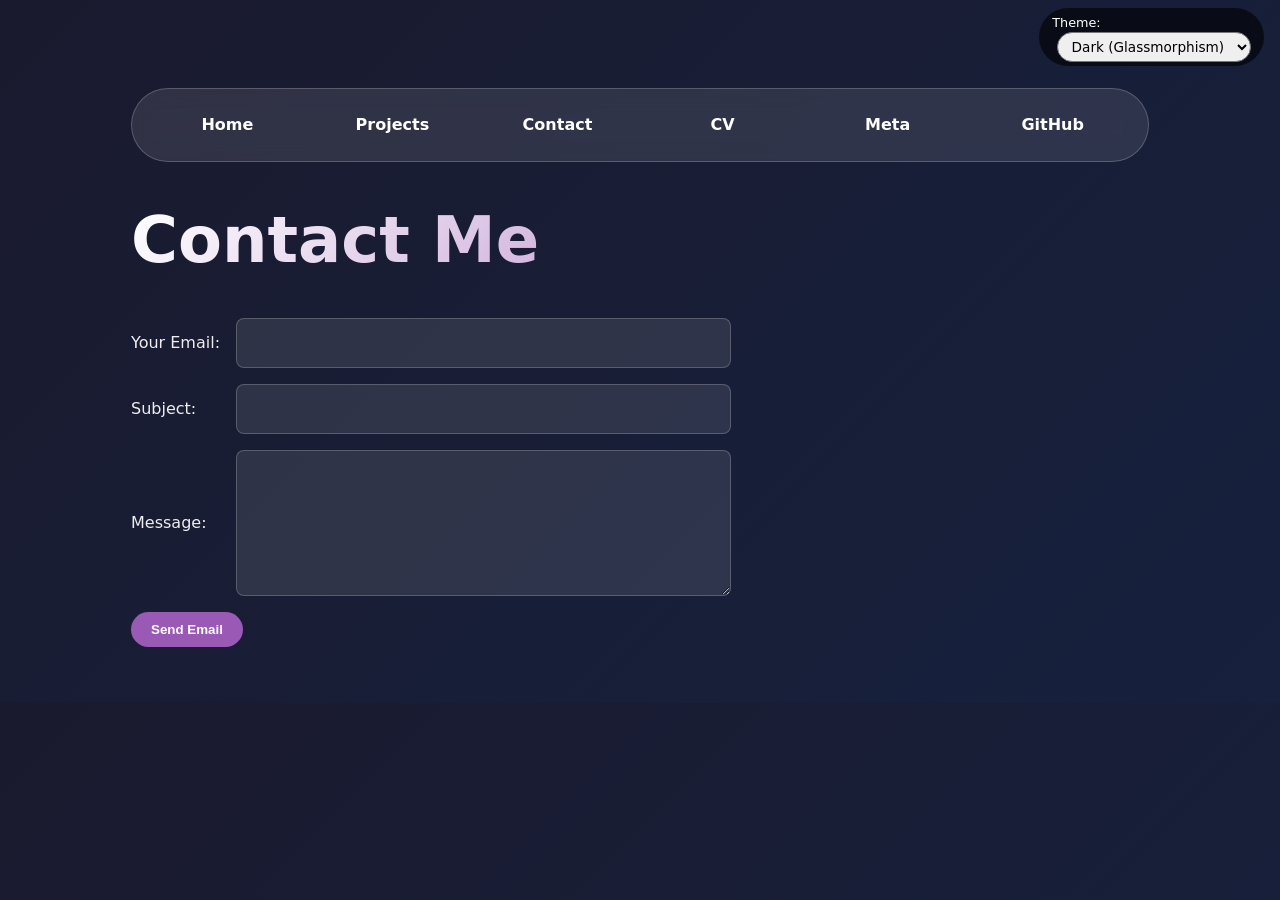
<file: contact/index.html>
<!DOCTYPE html>
<html lang="en">
<head>
    <meta charset="UTF-8">
    <meta name="viewport" content="width=device-width, initial-scale=1.0">
    <title>Isabella Jiang: Contact</title>
    <link rel="stylesheet" href="../style.css">
    <script type="module" src="../global.js"></script>
</head>
<body>
    
    <h1>Contact Me</h1>
    
    <form action="mailto:izjiang@ucsd.edu">
        <label>
            Your Email:
            <input type="email" name="email">
        </label>
        
        <label>
            Subject:
            <input type="text" name="subject">
        </label>
        
        <label>
            Message:
            <textarea name="body" rows="5"></textarea>
        </label>
        
        <button>Send Email</button>
    </form>
</body>
</html>
</file>
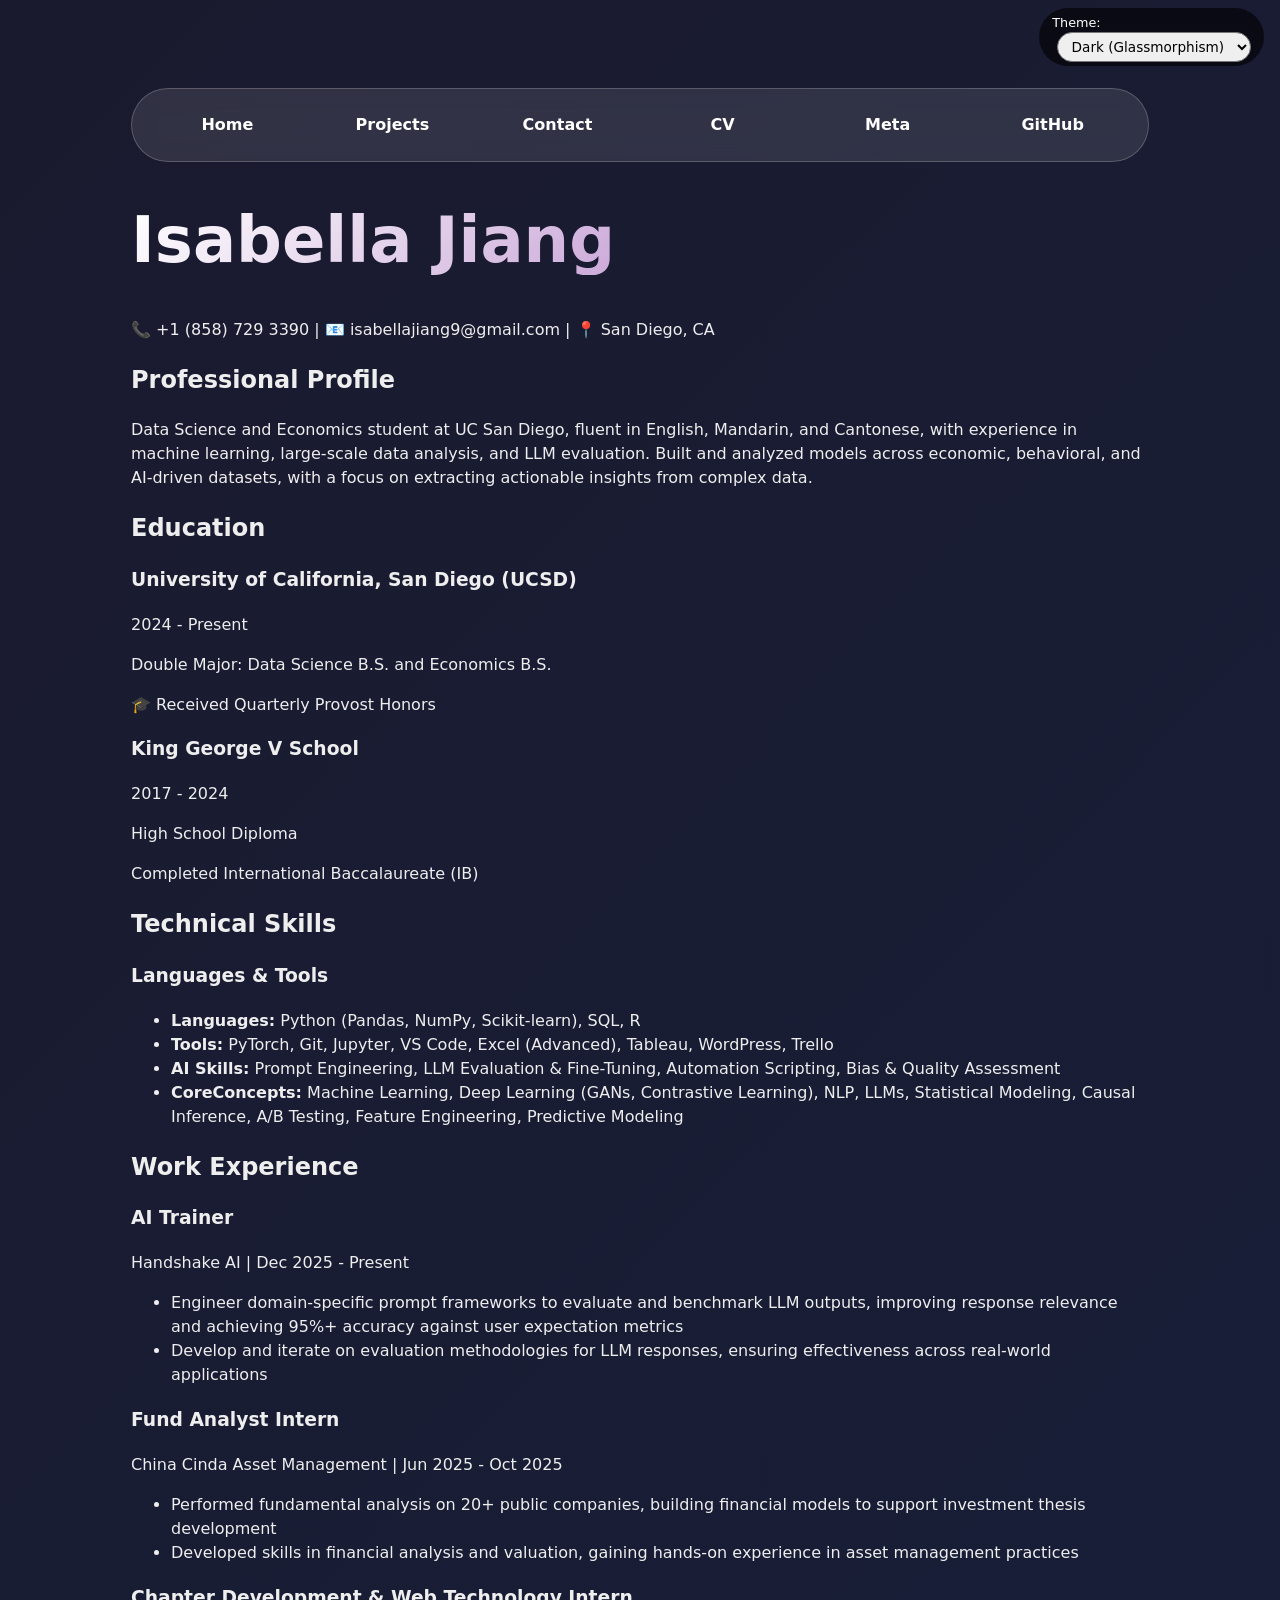
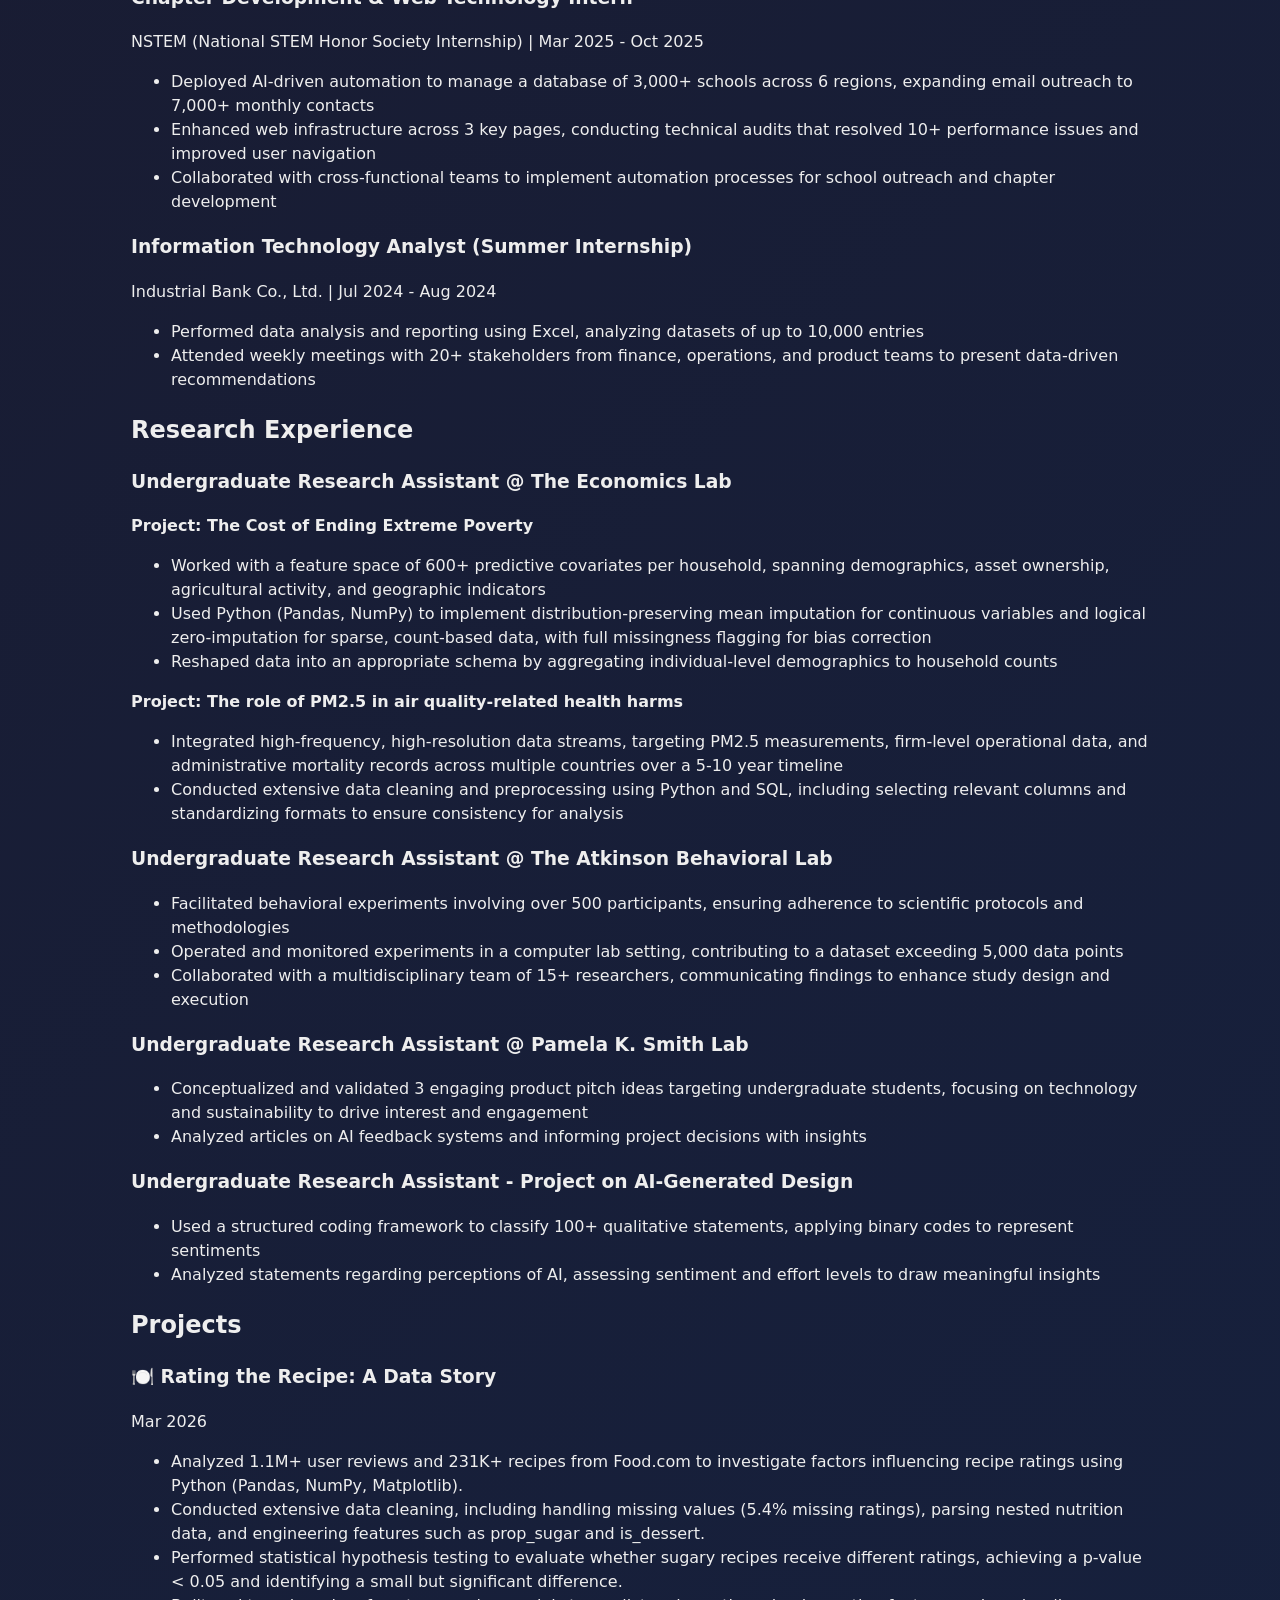
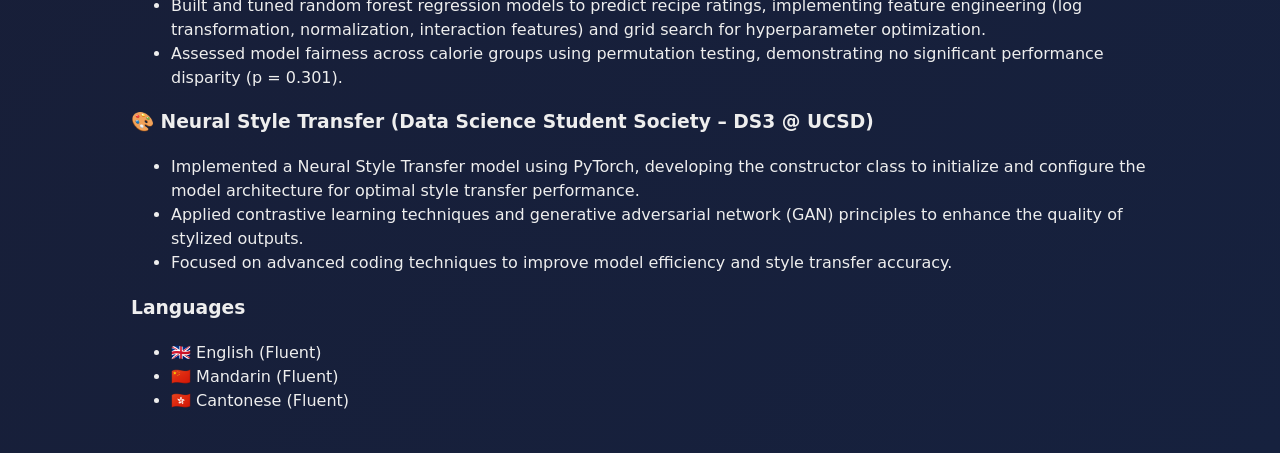
<file: resume.html>
<!DOCTYPE html>
<html lang="en">
<head>
    <meta charset="UTF-8">
    <meta name="viewport" content="width=device-width, initial-scale=1.0">
    <title>Isabella Jiang: CV/Resume</title>
    <link rel="stylesheet" href="style.css">
    <script type="module" src="global.js"></script>
</head>
<body>
    
    <h1>Isabella Jiang</h1>
    
    <!-- Contact Info -->
    <div class="contact-info">
        <p>📞 +1 (858) 729 3390 | 📧 isabellajiang9@gmail.com | 📍 San Diego, CA</p>
    </div>
    
    <!-- Summary/Profile -->
    <section>
        <h2>Professional Profile</h2>
        <p>Data Science and Economics student at UC San Diego, fluent in English, Mandarin, and Cantonese, with experience in machine learning, large-scale data analysis, and LLM evaluation. Built and analyzed models across economic, behavioral, and AI-driven datasets, with a focus on extracting actionable insights from complex data.
        </p>
    </section>
    
        
    <!-- Education -->
    <section>
        <h2>Education</h2>
        
        <article>
            <h3>University of California, San Diego (UCSD)</h3>
            <p><time datetime="2024">2024</time> - Present</p>
            <p>Double Major: Data Science B.S. and Economics B.S.</p>
            <p>🎓 Received Quarterly Provost Honors</p>
        </article>
        
        <article>
            <h3>King George V School</h3>
            <p><time datetime="2017">2017</time> - <time datetime="2024">2024</time></p>
            <p>High School Diploma</p>
            <p>Completed International Baccalaureate (IB)</p>
        </article>
    </section>
    
    <!-- Technical Skills -->
    <section>
        <h2>Technical Skills</h2>
        
        <article>
            <h3>Languages & Tools</h3>
            <ul>
                <li><strong>Languages:</strong> Python (Pandas, NumPy, Scikit-learn), SQL, R</li>
                <li><strong>Tools:</strong> PyTorch, Git, Jupyter, VS Code, Excel (Advanced), Tableau, WordPress, Trello</li>
                <li><strong>AI Skills:</strong> Prompt Engineering, LLM Evaluation & Fine-Tuning, Automation Scripting, Bias & Quality Assessment </li>
                <li><strong>CoreConcepts:</strong> Machine Learning, Deep Learning (GANs, Contrastive Learning), NLP, LLMs, Statistical Modeling, Causal Inference, A/B Testing, Feature Engineering, Predictive Modeling</li>
            </ul>
        </article>
    </section>

    <!-- Work Experience -->
    <section>
        <h2>Work Experience</h2>
        
        <article>
            <header>
                <h3>AI Trainer</h3>
                <p class="company">Handshake AI | <time datetime="2025-12">Dec 2025</time> - Present</p>
            </header>
            <ul>
                <li>Engineer domain-specific prompt frameworks to evaluate and benchmark LLM outputs, improving response relevance and achieving 95%+ accuracy against user expectation metrics</li>
                <li>Develop and iterate on evaluation methodologies for LLM responses, ensuring effectiveness across real-world applications</li>
            </ul>
        </article>
        
        <article>
            <header>
                <h3>Fund Analyst Intern</h3>
                <p class="company">China Cinda Asset Management | <time datetime="2025-06">Jun 2025</time> - <time datetime="2025-10">Oct 2025</time></p>
            </header>
            <ul>
                <li>Performed fundamental analysis on 20+ public companies, building financial models to support investment thesis development</li>
                <li>Developed skills in financial analysis and valuation, gaining hands-on experience in asset management practices</li>
            </ul>
        </article>
        
        <article>
            <header>
                <h3>Chapter Development & Web Technology Intern</h3>
                <p class="company">NSTEM (National STEM Honor Society Internship) | <time datetime="2025-03">Mar 2025</time> - <time datetime="2025-10">Oct 2025</time></p>
            </header>
            <ul>
                <li>Deployed AI-driven automation to manage a database of 3,000+ schools across 6 regions, expanding email outreach to 7,000+ monthly contacts</li>
                <li>Enhanced web infrastructure across 3 key pages, conducting technical audits that resolved 10+ performance issues and improved user navigation</li>
                <li>Collaborated with cross-functional teams to implement automation processes for school outreach and chapter development</li>
            </ul>
        </article>
        
        <article>
            <header>
                <h3>Information Technology Analyst (Summer Internship)</h3>
                <p class="company">Industrial Bank Co., Ltd. | <time datetime="2024-07">Jul 2024</time> - <time datetime="2024-08">Aug 2024</time></p>
            </header>
            <ul>
                <li>Performed data analysis and reporting using Excel, analyzing datasets of up to 10,000 entries</li>
                <li>Attended weekly meetings with 20+ stakeholders from finance, operations, and product teams to present data-driven recommendations</li>
            </ul>
        </article>
    </section>
    
    <!-- Research Experience -->
    <section>
        <h2>Research Experience</h2>
        
        <article>
            <h3>Undergraduate Research Assistant @ The Economics Lab</h3>
            <p><strong>Project: The Cost of Ending Extreme Poverty</strong></p>
            <ul>
                <li>Worked with a feature space of 600+ predictive covariates per household, spanning demographics, asset ownership, agricultural activity, and geographic indicators</li>
                <li>Used Python (Pandas, NumPy) to implement distribution-preserving mean imputation for continuous variables and logical zero-imputation for sparse, count-based data, with full missingness flagging for bias correction</li>
                <li>Reshaped data into an appropriate schema by aggregating individual-level demographics to household counts</li>
            </ul>
            <p><strong>Project: The role of PM2.5 in air quality-related health harms</strong></p>
            <ul>
                <li>Integrated high-frequency, high-resolution data streams, targeting PM2.5 measurements, firm-level operational data, and administrative mortality records across multiple countries over a 5-10 year timeline</li>
                <li>Conducted extensive data cleaning and preprocessing using Python and SQL, including selecting relevant columns and standardizing formats to ensure consistency for analysis</li>
            </ul>
        </article>
        
        <article>
            <h3>Undergraduate Research Assistant @ The Atkinson Behavioral Lab</h3>
            <ul>
                <li>Facilitated behavioral experiments involving over 500 participants, ensuring adherence to scientific protocols and methodologies</li>
                <li>Operated and monitored experiments in a computer lab setting, contributing to a dataset exceeding 5,000 data points</li>
                <li>Collaborated with a multidisciplinary team of 15+ researchers, communicating findings to enhance study design and execution</li>
            </ul>
        </article>
        
        <article>
            <h3>Undergraduate Research Assistant @ Pamela K. Smith Lab</h3>
            <ul>
                <li>Conceptualized and validated 3 engaging product pitch ideas targeting undergraduate students, focusing on technology and sustainability to drive interest and engagement</li>
                <li>Analyzed articles on AI feedback systems and informing project decisions with insights</li>
            </ul>
        </article>
        
        <article>
            <h3>Undergraduate Research Assistant - Project on AI-Generated Design</h3>
            <ul>
                <li>Used a structured coding framework to classify 100+ qualitative statements, applying binary codes to represent sentiments</li>
                <li>Analyzed statements regarding perceptions of AI, assessing sentiment and effort levels to draw meaningful insights</li>
            </ul>
        </article>
    </section>
    
    <!-- Projects -->
    <section>
        <h2>Projects</h2>
        
        <article>
            <div class="project-title">
                <h3>🍽️ Rating the Recipe: A Data Story</h3>
                <span class="project-date">Mar 2026</span>
            </div>
            <ul>
                <li>Analyzed 1.1M+ user reviews and 231K+ recipes from Food.com to investigate factors influencing recipe ratings using Python (Pandas, NumPy, Matplotlib).</li>
                <li>Conducted extensive data cleaning, including handling missing values (5.4% missing ratings), parsing nested nutrition data, and engineering features such as prop_sugar and is_dessert.</li>
                <li>Performed statistical hypothesis testing to evaluate whether sugary recipes receive different ratings, achieving a p-value &lt; 0.05 and identifying a small but significant difference.</li>
                <li>Built and tuned random forest regression models to predict recipe ratings, implementing feature engineering (log transformation, normalization, interaction features) and grid search for hyperparameter optimization.</li>
                <li>Assessed model fairness across calorie groups using permutation testing, demonstrating no significant performance disparity (p = 0.301).</li>
            </ul>
        </article>
        
        <article>
            <h3>🎨 Neural Style Transfer (Data Science Student Society – DS3 @ UCSD)</h3>
            <ul>
                <li>Implemented a Neural Style Transfer model using PyTorch, developing the constructor class to initialize and configure the model architecture for optimal style transfer performance.</li>
                <li>Applied contrastive learning techniques and generative adversarial network (GAN) principles to enhance the quality of stylized outputs.</li>
                <li>Focused on advanced coding techniques to improve model efficiency and style transfer accuracy.</li>
            </ul>
        </article>
    </section>
    
    <!-- Additional Skills & Languages -->
        <article>
            <h3>Languages</h3>
            <ul>
                <li>🇬🇧 English (Fluent)</li>
                <li>🇨🇳 Mandarin (Fluent)</li>
                <li>🇭🇰 Cantonese (Fluent)</li>
            </ul>
        </article>
    </section>
</body>
</html>
</file>
<file: style.css>
:root {
    --color-accent: #9b59b6;
}

html {
    accent-color: var(--color-accent);
}

body {
    font: 100%/1.5 system-ui;
    max-width: 100ch;
    margin-inline: auto;
    padding: 1em;
    padding-top: 5rem;
}

nav {
    display: flex;
    margin-bottom: 2rem;
    border-radius: 60px;
    padding: 0.8rem;
}

nav a {
    flex: 1;
    text-decoration: none;
    text-align: center;
    padding: 0.7em;
    border-radius: 40px;
    transition: all 0.3s;
}

.color-scheme {
    position: fixed;
    top: 0.5rem;
    right: 1rem;
    z-index: 1000;
    font-size: 80%;
    font-family: inherit;
    padding: 0.3rem 0.8rem;
    border-radius: 30px;
    backdrop-filter: blur(8px);
}

.color-scheme select {
    padding: 0.3rem 0.6rem;
    border-radius: 20px;
    cursor: pointer;
    font: inherit;
    font-size: 0.85rem;
    margin-left: 0.3rem;
}

:root[data-theme="dark"] body {
    background: linear-gradient(135deg, #1a1a2e, #16213e);
    color: #eee;
}

:root[data-theme="dark"] nav {
    background: rgba(255, 255, 255, 0.1);
    backdrop-filter: blur(10px);
    border: 1px solid rgba(255, 255, 255, 0.2);
}

:root[data-theme="dark"] h1 {
    font-size: 400%;
    line-height: 1.1;
    text-wrap: balance;
    background: linear-gradient(135deg, #ffffff, var(--color-accent));
    background-clip: text;
    -webkit-background-clip: text;
    color: transparent;
}

:root[data-theme="dark"] nav a {
    color: white;
    font-weight: 600;
}

:root[data-theme="dark"] nav a.current {
    background: var(--color-accent);
}

:root[data-theme="dark"] nav a:hover {
    background: rgba(255, 255, 255, 0.2);
}

:root[data-theme="dark"] .color-scheme {
    background: rgba(0, 0, 0, 0.6);
    color: white;
}

:root[data-theme="light"] body {
    background: linear-gradient(135deg, #f3e5f5, #e1bee7);
    color: #4a148c;
}

:root[data-theme="light"] nav {
    background: rgba(255, 255, 255, 0.9);
    border: 1px solid rgba(156, 39, 176, 0.2);
}

:root[data-theme="light"] h1 {
    font-size: 400%;
    line-height: 1.1;
    text-wrap: balance;
    background: linear-gradient(135deg, #4a148c, #9c27b0);
    background-clip: text;
    -webkit-background-clip: text;
    color: transparent;
}

:root[data-theme="light"] nav a {
    color: #4a148c;
}

:root[data-theme="light"] nav a.current {
    background: #9c27b0;
    color: white;
}

:root[data-theme="light"] nav a:hover {
    background: rgba(156, 39, 176, 0.1);
}

:root[data-theme="light"] .color-scheme {
    background: white;
    color: #4a148c;
}

@media (prefers-color-scheme: dark) {
    :root[data-theme="auto"] body {
        background: linear-gradient(135deg, #1a1a2e, #16213e);
        color: #eee;
    }

    :root[data-theme="auto"] nav {
        background: rgba(255, 255, 255, 0.1);
        backdrop-filter: blur(10px);
        border: 1px solid rgba(255, 255, 255, 0.2);
    }

    :root[data-theme="auto"] nav a {
        color: white;
        font-weight: 600;
    }

    :root[data-theme="auto"] nav a.current {
        background: var(--color-accent);
        box-shadow: 0 0 20px rgba(155, 89, 182, 0.5);
    }

    :root[data-theme="auto"] nav a:hover {
        background: rgba(255, 255, 255, 0.2);
        transform: scale(1.05);
    }

    :root[data-theme="auto"] .color-scheme {
        background: rgba(0, 0, 0, 0.6);
        border: 1px solid rgba(255, 255, 255, 0.2);
        color: white;
    }

    :root[data-theme="auto"] .color-scheme select {
        background: rgba(255, 255, 255, 0.1);
        color: white;
        border: 1px solid rgba(255, 255, 255, 0.2);
    }

    /* Projects page - no purple border on h2 */
    :root[data-theme="auto"] .projects article {
        background: rgba(255, 255, 255, 0.05);
        border: 1px solid rgba(255, 255, 255, 0.1);
    }

    :root[data-theme="auto"] .projects article:hover {
        background: rgba(255, 255, 255, 0.1);
        transform: translateY(-5px);
    }

    :root[data-theme="auto"] .projects p {
        color: #ccc;
    }

    :root[data-theme="auto"] .projects h2 {
        margin: 0 0 0.5rem 0;
        font-size: 1.3rem;
        border-left: none;
        padding-left: 0;
        color: white;
    }

    /* Gradient font for name */
    :root[data-theme="auto"] h1 {
        font-size: 400%;
        line-height: 1.1;
        text-wrap: balance;
        background: linear-gradient(135deg, #ffffff, var(--color-accent));
        background-clip: text;
        -webkit-background-clip: text;
        color: transparent;
    }

    /* CV page h2 - keep purple border only on CV page */
    :root[data-theme="auto"] .cv-container h2 {
        border-left: 4px solid var(--color-accent);
        padding-left: 10px;
        color: white;
    }

    /* Form styles */
    :root[data-theme="auto"] input,
    :root[data-theme="auto"] textarea {
        background: rgba(255, 255, 255, 0.1);
        border: 1px solid rgba(255, 255, 255, 0.2);
        color: white;
    }

    :root[data-theme="auto"] input:focus,
    :root[data-theme="auto"] textarea:focus {
        outline: none;
        border-color: var(--color-accent);
        box-shadow: 0 0 10px rgba(155, 89, 182, 0.3);
    }

    :root[data-theme="auto"] form button {
        background: var(--color-accent);
        color: white;
    }

    :root[data-theme="auto"] form button:hover {
        background: #8e44ad;
    }

    :root[data-theme="dark"] h1 {
    font-size: 400%;
    line-height: 1.1;
    text-wrap: balance;
    background: linear-gradient(135deg, #ffffff, var(--color-accent));
    background-clip: text;
    -webkit-background-clip: text;
    color: transparent;
}
}

@media (prefers-color-scheme: light) {
    :root[data-theme="auto"] body {
        background: linear-gradient(135deg, #f3e5f5, #e1bee7);
        color: #4a148c;
    }

    :root[data-theme="auto"] nav {
        background: rgba(255, 255, 255, 0.9);
        border: 1px solid rgba(156, 39, 176, 0.2);
        box-shadow: 0 4px 15px rgba(0, 0, 0, 0.05);
    }

    :root[data-theme="auto"] nav a {
        color: #4a148c;
        font-weight: 500;
    }

    :root[data-theme="auto"] nav a.current {
        background: #9c27b0;
        color: white;
        box-shadow: 0 2px 8px rgba(156, 39, 176, 0.3);
    }

    :root[data-theme="auto"] nav a:hover {
        background: rgba(156, 39, 176, 0.1);
        transform: scale(1.02);
    }

    :root[data-theme="auto"] .color-scheme {
        background: rgba(255, 255, 255, 0.9);
        border: 1px solid rgba(156, 39, 176, 0.3);
        color: #4a148c;
    }

    :root[data-theme="auto"] .color-scheme select {
        background: white;
        color: #4a148c;
        border: 1px solid #ce93d8;
    }

    /* Projects page - no purple border on h2 */
    :root[data-theme="auto"] .projects article {
        background: white;
        border: 1px solid rgba(156, 39, 176, 0.15);
        box-shadow: 0 2px 8px rgba(0, 0, 0, 0.05);
    }

    :root[data-theme="auto"] .projects article:hover {
        transform: translateY(-5px);
        box-shadow: 0 8px 20px rgba(0, 0, 0, 0.1);
    }

    :root[data-theme="auto"] .projects p {
        color: #555;
    }

    :root[data-theme="auto"] .projects h2 {
        margin: 0 0 0.5rem 0;
        font-size: 1.3rem;
        border-left: none;
        padding-left: 0;
        color: #4a148c;
    }

    /* Gradient font for name */
    :root[data-theme="auto"] h1 {
        font-size: 400%;
        line-height: 1.1;
        text-wrap: balance;
        background: linear-gradient(135deg, #4a148c, #9c27b0);
        background-clip: text;
        -webkit-background-clip: text;
        color: transparent;
    }

    /* CV page h2 - keep purple border only on CV page */
    :root[data-theme="auto"] .cv-container h2 {
        border-left: 4px solid #9c27b0;
        padding-left: 10px;
        color: #4a148c;
    }

    /* Form styles */
    :root[data-theme="auto"] input,
    :root[data-theme="auto"] textarea {
        background: white;
        border: 1px solid #ce93d8;
        color: #4a148c;
    }

    :root[data-theme="auto"] input:focus,
    :root[data-theme="auto"] textarea:focus {
        outline: none;
        border-color: #9c27b0;
        box-shadow: 0 0 0 3px rgba(156, 39, 176, 0.1);
    }

    :root[data-theme="auto"] form button {
        background: var(--color-accent);
        color: white;
    }

    :root[data-theme="auto"] form button:hover {
        background: #7b1fa2;
    }
}

form {
    display: grid;
    grid-template-columns: auto 1fr;
    gap: 1em;
    max-width: 600px;
    margin: 2em 0;
}

label {
    display: grid;
    grid-template-columns: subgrid;
    grid-column: 1 / -1;
    align-items: center;
}

input, textarea {
    width: 100%;
    padding: 0.75em;
    border-radius: 8px;
    transition: all 0.3s;
    box-sizing: border-box;
    font: inherit;
}

form button {
    background: var(--color-accent);
    color: white;
    border-radius: 40px;
    padding: 0.75em 1.5em;
    border: none;
    cursor: pointer;
    font-weight: bold;
    transition: all 0.3s;
    grid-column: 1 / -1;
    justify-self: start;
}

form button:hover {
    transform: scale(1.02);
}

:root[data-theme="dark"] form button:hover {
    background: #8e44ad;
}

:root[data-theme="light"] form button:hover {
    background: #7b1fa2;
}

:root[data-theme="dark"] input,
:root[data-theme="dark"] textarea {
    background: rgba(255, 255, 255, 0.1);
    border: 1px solid rgba(255, 255, 255, 0.2);
    color: white;
}

:root[data-theme="dark"] input:focus,
:root[data-theme="dark"] textarea:focus {
    outline: none;
    border-color: var(--color-accent);
    box-shadow: 0 0 10px rgba(155, 89, 182, 0.3);
}

:root[data-theme="light"] input,
:root[data-theme="light"] textarea {
    background: white;
    border: 1px solid #ce93d8;
    color: #4a148c;
}

:root[data-theme="light"] input:focus,
:root[data-theme="light"] textarea:focus {
    outline: none;
    border-color: #9c27b0;
    box-shadow: 0 0 0 3px rgba(156, 39, 176, 0.1);
}

:root[data-theme="light"] form button:hover {
    background: #7b1fa2;
}

.projects {
    display: grid;
    grid-template-columns: repeat(auto-fill, minmax(300px, 1fr));
    gap: 1.5rem;
    margin-top: 2rem;
}

.projects article {
    display: grid;
    grid-template-rows: subgrid;
    grid-row: span 3;
    border-radius: 16px;
    padding: 1rem;
    transition: all 0.3s;
}

.projects h2 {
    margin: 0 0 0.5rem 0;
    font-size: 1.3rem;
}

.projects img {
    width: 100%;
    height: auto;
    border-radius: 8px;
    margin-bottom: 0.5rem;
}

.projects p {
    margin: 0;
    line-height: 1.4;
}

:root[data-theme="dark"] .projects article {
    background: rgba(255, 255, 255, 0.05);
    border: 1px solid rgba(255, 255, 255, 0.1);
}

:root[data-theme="dark"] .projects article:hover {
    background: rgba(255, 255, 255, 0.1);
    transform: translateY(-5px);
}

:root[data-theme="dark"] .projects p {
    color: #ccc;
}

:root[data-theme="light"] .projects article {
    background: white;
    border: 1px solid rgba(156, 39, 176, 0.15);
    box-shadow: 0 2px 8px rgba(0, 0, 0, 0.05);
}

:root[data-theme="light"] .projects article:hover {
    transform: translateY(-5px);
    box-shadow: 0 8px 20px rgba(0, 0, 0, 0.1);
}

:root[data-theme="light"] .projects p {
    color: #555;
}

@media (max-width: 768px) {
    .projects {
        grid-template-columns: 1fr;
    }
}

#profile-stats {
    margin-top: 3rem;
    padding: 1rem;
    border-radius: 16px;
}

#profile-stats dl {
    display: grid;
    grid-template-columns: repeat(4, 1fr);
    gap: 1rem;
    text-align: center;
    margin: 0;
}

#profile-stats dt {
    font-weight: bold;
    grid-row: 1;
}

#profile-stats dd {
    margin: 0;
    font-size: 1.5rem;
    font-weight: 600;
    grid-row: 2;
}

:root[data-theme="dark"] #profile-stats {
    background: rgba(255, 255, 255, 0.05);
}

:root[data-theme="light"] #profile-stats {
    background: rgba(0, 0, 0, 0.03);
    border: 1px solid rgba(156, 39, 176, 0.15);
}

@media (max-width: 768px) {
    #profile-stats dl {
        grid-template-columns: repeat(2, 1fr);
    }
}

.projects article {
    display: flex;
    flex-direction: column;
    word-wrap: break-word;
    overflow-wrap: break-word;
}

.projects p {
    overflow: hidden;
    display: -webkit-box;
    -webkit-line-clamp: 3;
    -webkit-box-orient: vertical;
}

#projects-pie-plot {
    max-width: 20em;
    margin-block: 2em;
    overflow: visible;
}

.chart-container {
    display: flex;
    flex-wrap: wrap;
    gap: 2rem;
    align-items: center;
    margin-bottom: 2rem;
}

.legend {
    display: grid;
    grid-template-columns: repeat(auto-fill, minmax(9em, 1fr));
    gap: 0.8rem;
    list-style: none;
    padding: 1rem;
    margin: 0;
    border: 1px solid rgba(128, 128, 128, 0.3);
    border-radius: 12px;
    background: rgba(255, 255, 255, 0.05);
    flex: 1;
}

.legend-item {
    display: flex;
    align-items: center;
    gap: 0.5rem;
    padding: 0.3rem 0.5rem;
    border-radius: 8px;
    transition: all 0.2s;
}

.swatch {
    display: inline-block;
    width: 1em;
    height: 1em;
    border-radius: 4px;
    background-color: var(--color);
}

.legend em {
    font-style: normal;
    font-size: 0.85em;
    color: #888;
}

.swatch {
    display: inline-block;
    width: 1em;
    height: 1em;
    border-radius: 50%;  
    background-color: var(--color);
    box-shadow: 0 1px 2px rgba(0, 0, 0, 0.1);
}

.legend-item {
    display: flex;
    align-items: center;
    gap: 0.6rem;
    padding: 0.3rem 0.6rem;
    border-radius: 20px;  
    transition: all 0.2s;
    cursor: pointer;
}

.legend-item:hover {
    background: rgba(128, 128, 128, 0.15);
    transform: translateX(3px);
}

:root[data-theme="dark"] .legend {
    background: rgba(255, 255, 255, 0.05);
    border: 1px solid rgba(255, 255, 255, 0.1);
}

:root[data-theme="dark"] .legend-item {
    color: #eee;
}

:root[data-theme="light"] .legend {
    background: rgba(0, 0, 0, 0.03);
    border: 1px solid rgba(156, 39, 176, 0.15);
}

:root[data-theme="light"] .legend-item {
    color: #4a148c;
}

.searchBar {
    width: 100%;
    max-width: 400px;
    padding: 0.75rem 1rem;
    margin-bottom: 2rem;
    border-radius: 40px;
    border: 1px solid rgba(128, 128, 128, 0.3);
    background: rgba(255, 255, 255, 0.1);
    font: inherit;
    transition: all 0.3s;
}

.searchBar:focus {
    outline: none;
    border-color: var(--color-accent);
    box-shadow: 0 0 0 2px rgba(155, 89, 182, 0.2);
}

:root[data-theme="dark"] .searchBar {
    color: white;
    background: rgba(255, 255, 255, 0.08);
}

:root[data-theme="light"] .searchBar {
    color: #333;
    background: white;
    border-color: rgba(156, 39, 176, 0.2);
}

#projects-pie-plot path.selected {
    stroke: white;
    stroke-width: 2px;
    filter: drop-shadow(0 2px 4px rgba(0, 0, 0, 0.3));
    transform: scale(1.02);
    transform-origin: center;
    transition: all 0.3s;
}

#projects-pie-plot path {
    transition: all 0.3s;
    cursor: pointer;
}

.legend-item.selected {
    background: rgba(128, 128, 128, 0.2);
    font-weight: bold;
    border-radius: 8px;
    transform: translateX(3px);
}

#projects-pie-plot:has(path:hover) path:not(:hover) {
    opacity: 0.6;
}

#projects-pie-plot path:hover {
    transform: scale(1.05);
    filter: drop-shadow(0 2px 6px rgba(0, 0, 0, 0.2));
}

/* Stats styling for meta page */
.stats {
    display: grid;
    grid-template-columns: repeat(2, 1fr);
    gap: 0.5rem 1rem;
    margin: 1rem 0;
    padding: 1rem;
    background: rgba(128, 128, 128, 0.05);
    border-radius: 12px;
  }
  
  .stats dt {
    font-weight: normal;
    color: #888;
  }
  
  .stats dd {
    font-weight: bold;
    margin: 0;
    text-align: right;
  }
  
  :root[data-theme="dark"] .stats dt {
    color: #aaa;
  }
  
  :root[data-theme="dark"] .stats {
    background: rgba(255, 255, 255, 0.05);
  }

/* Gridlines for scatterplot */
.gridlines line {
    stroke: #ccc;
    stroke-opacity: 0.3;
    stroke-dasharray: 4;
  }
  
  .gridlines .domain {
    display: none;
  }
  
  .gridlines .tick line {
    stroke: #ccc;
    stroke-opacity: 0.3;
    stroke-dasharray: 4;
  }
  
  #chart svg {
    background: rgba(128, 128, 128, 0.02);
    border-radius: 12px;
    margin: 1rem 0;
    overflow: visible;
  }
  
  #chart svg text {
    font-family: inherit;
    font-size: 11px;
  }
  
  :root[data-theme="dark"] #chart svg text {
    fill: #eee;
  }
  
  :root[data-theme="dark"] .gridlines line {
    stroke: #555;
  }

  /* Tooltip styling */
#commit-tooltip {
    position: fixed;
    background: rgba(0, 0, 0, 0.85);
    backdrop-filter: blur(8px);
    color: white;
    padding: 0.75rem 1rem;
    border-radius: 12px;
    font-size: 0.85rem;
    min-width: 260px;
    pointer-events: none;
    z-index: 1000;
    box-shadow: 0 4px 15px rgba(0, 0, 0, 0.3);
    border: 1px solid rgba(255, 255, 255, 0.2);
  }
  
  #commit-tooltip dt {
    color: #9b59b6;
    font-weight: bold;
    margin-top: 0.5rem;
  }
  
  #commit-tooltip dt:first-child {
    margin-top: 0;
  }
  
  #commit-tooltip dd {
    margin: 0 0 0.5rem 0;
  }
  
  #commit-tooltip a {
    color: #9b59b6;
    text-decoration: none;
  }
  
  #commit-tooltip a:hover {
    text-decoration: underline;
  }
  
  :root[data-theme="light"] #commit-tooltip {
    background: rgba(255, 255, 255, 0.95);
    color: #333;
    border-color: rgba(156, 39, 176, 0.2);
  }
  
  :root[data-theme="light"] #commit-tooltip dt {
    color: #9b59b6;
  }
  
  /* Circle hover animations */
  circle {
    transition: all 0.2s ease;
  }
  
  /* Selected dots styling */
circle.selected {
    fill: #ff6b6b !important;
    stroke: white;
    stroke-width: 2px;
    filter: drop-shadow(0 0 4px rgba(0, 0, 0, 0.3));
  }
  
  #selection-count {
    font-size: 0.9rem;
    margin: 0.5rem 0;
    color: #888;
  }
  
  #language-breakdown {
    margin-top: 1rem;
    display: grid;
    grid-template-columns: repeat(2, 1fr);
    gap: 0.25rem 1rem;
  }
  
  #language-breakdown dt {
    font-weight: normal;
    color: #888;
  }
  
  #language-breakdown dd {
    margin: 0;
    text-align: right;
    font-weight: bold;
  }
  
  :root[data-theme="dark"] #language-breakdown dt {
    color: #aaa;
  }
</file>
